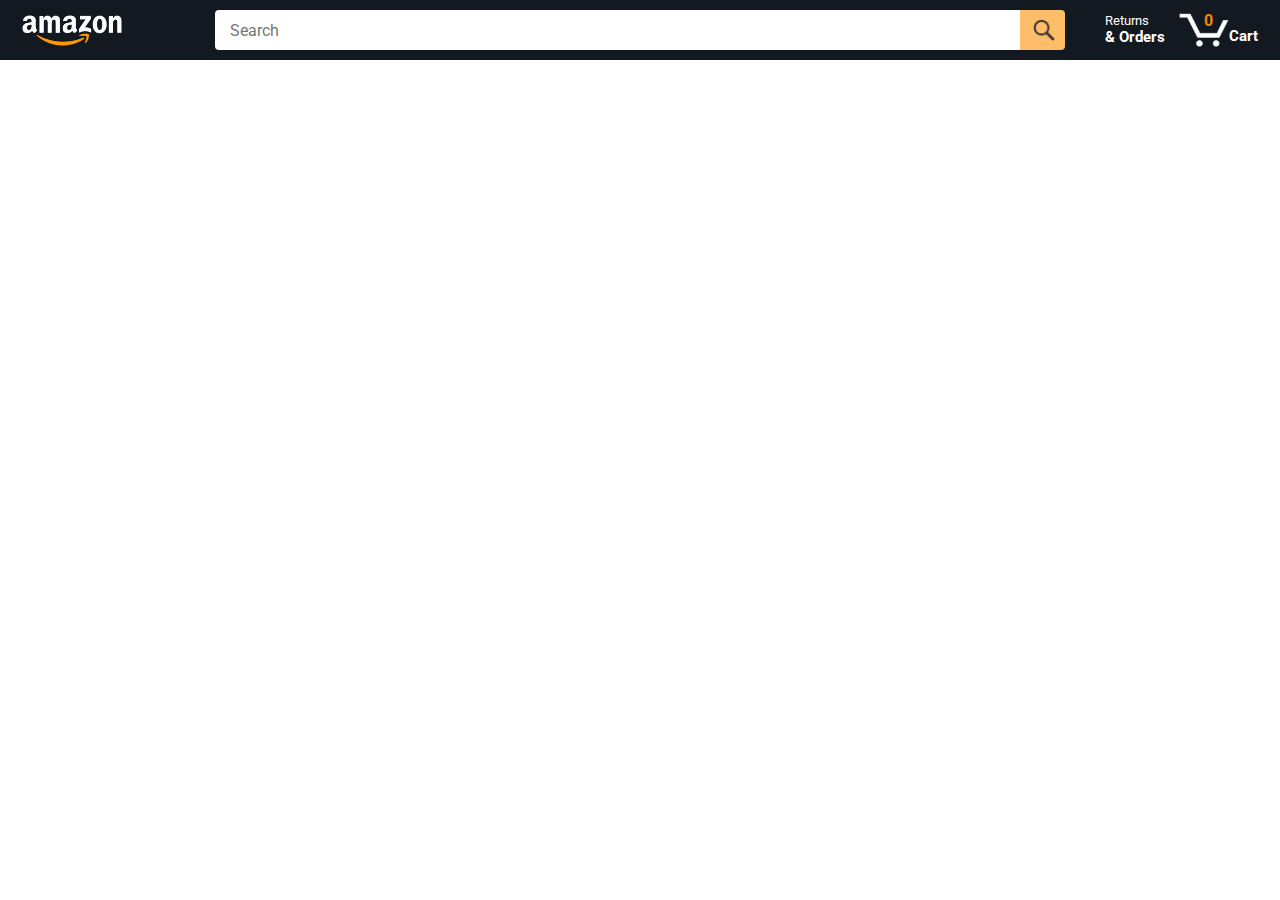
<file: amazon.html>
<!DOCTYPE html>
<html>
  <head>
    <title>Amazon Project</title>

    <!-- This code is needed for responsive design to work.
      (Responsive design = make the website look good on
      smaller screen sizes like a phone or a tablet). -->
    <meta name="viewport" content="width=device-width, initial-scale=1" />

    <!-- Load a font called Roboto from Google Fonts. -->
    <link rel="preconnect" href="https://fonts.googleapis.com" />
    <link rel="preconnect" href="https://fonts.gstatic.com" crossorigin />
    <link
      href="https://fonts.googleapis.com/css2?family=Roboto:wght@400;500;700&display=swap"
      rel="stylesheet"
    />

    <!-- Here are the CSS files for this page. -->
    <link rel="stylesheet" href="styles/shared/general.css" />
    <link rel="stylesheet" href="styles/shared/amazon-header.css" />
    <link rel="stylesheet" href="styles/pages/amazon.css" />
  </head>
  <body>
    <div class="amazon-header">
      <div class="amazon-header-left-section">
        <a href="amazon.html" class="header-link">
          <img class="amazon-logo" src="images/amazon-logo-white.png" />
          <img
            class="amazon-mobile-logo"
            src="images/amazon-mobile-logo-white.png"
          />
        </a>
      </div>

      <div class="amazon-header-middle-section">
        <input class="search-bar" type="text" placeholder="Search" />

        <button class="search-button">
          <img class="search-icon" src="images/icons/search-icon.png" />
        </button>
      </div>

      <div class="amazon-header-right-section">
        <a class="orders-link header-link" href="orders.html">
          <span class="returns-text">Returns</span>
          <span class="orders-text">& Orders</span>
        </a>

        <a class="cart-link header-link" href="checkout.html">
          <img class="cart-icon" src="images/icons/cart-icon.png" />
          <div class="cart-quantity js-cart-quantity">0</div>
          <div class="cart-text">Cart</div>
        </a>
      </div>
    </div>

    <div class="main">
      <div class="products-grid js-products-grid"></div>
    </div>
    <script src="/data/cart.js"></script>
    <script src="/data/products.js"></script>
    <script src="/scripts/amazon.js"></script>
  </body>
</html>
</file>
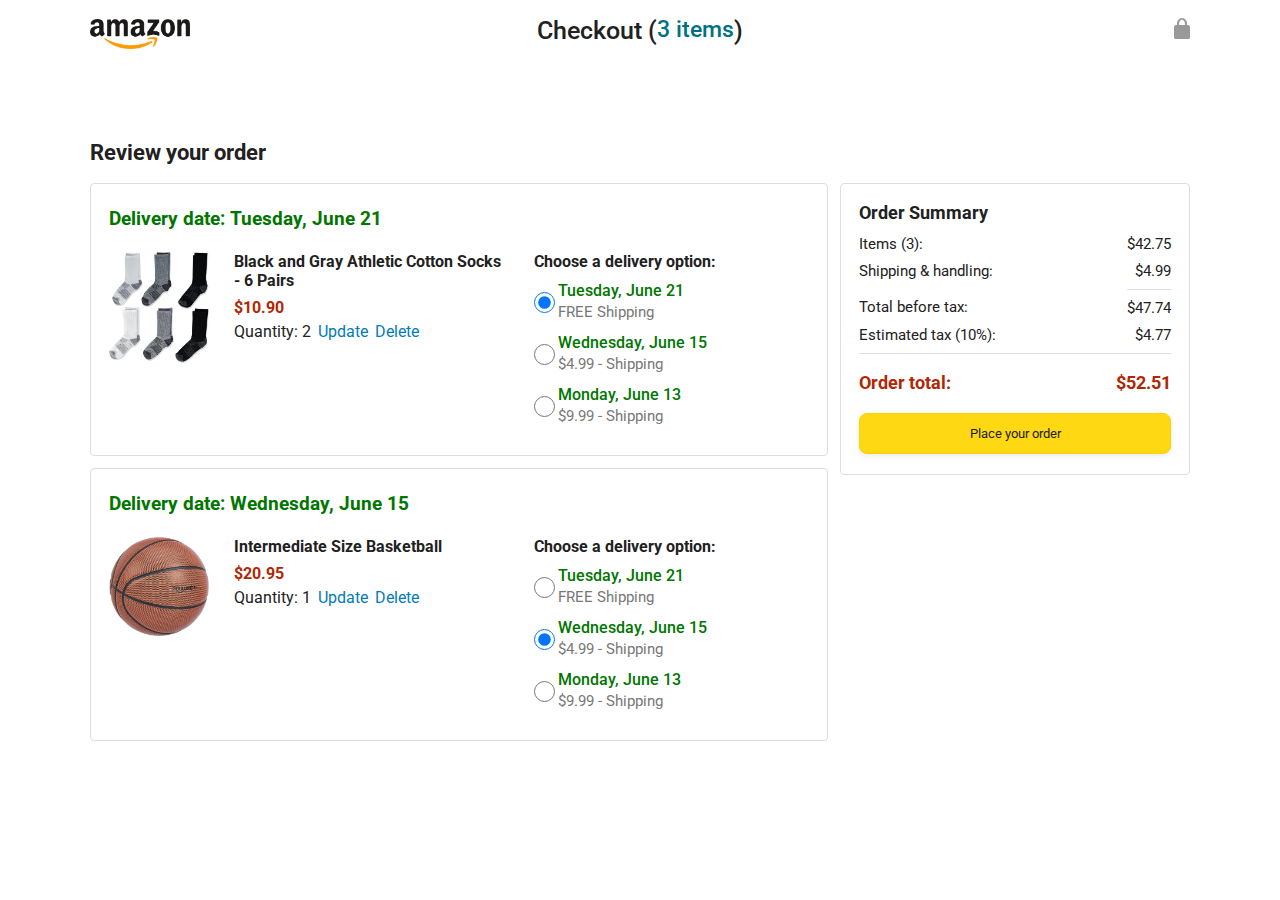
<file: checkout.html>
<!DOCTYPE html>
<html>
  <head>
    <title>Checkout</title>

    <!-- This code is needed for responsive design to work.
      (Responsive design = make the website look good on
      smaller screen sizes like a phone or a tablet). -->
    <meta name="viewport" content="width=device-width, initial-scale=1">

    <!-- Load a font called Roboto from Google Fonts. -->
    <link rel="preconnect" href="https://fonts.googleapis.com">
    <link rel="preconnect" href="https://fonts.gstatic.com" crossorigin>
    <link href="https://fonts.googleapis.com/css2?family=Roboto:wght@400;500;700&display=swap" rel="stylesheet">

    <!-- Here are the CSS files for this page. -->
    <link rel="stylesheet" href="styles/shared/general.css">
    <link rel="stylesheet" href="styles/pages/checkout/checkout-header.css">
    <link rel="stylesheet" href="styles/pages/checkout/checkout.css">
  </head>
  <body>
    <div class="checkout-header">
      <div class="header-content">
        <div class="checkout-header-left-section">
          <a href="amazon.html">
            <img class="amazon-logo" src="images/amazon-logo.png">
            <img class="amazon-mobile-logo" src="images/amazon-mobile-logo.png">
          </a>
        </div>

        <div class="checkout-header-middle-section">
          Checkout (<a class="return-to-home-link"
            href="amazon.html">3 items</a>)
        </div>

        <div class="checkout-header-right-section">
          <img src="images/icons/checkout-lock-icon.png">
        </div>
      </div>
    </div>

    <div class="main">
      <div class="page-title">Review your order</div>

      <div class="checkout-grid">
        <div class="order-summary">
          <div class="cart-item-container">
            <div class="delivery-date">
              Delivery date: Tuesday, June 21
            </div>

            <div class="cart-item-details-grid">
              <img class="product-image"
                src="images/products/athletic-cotton-socks-6-pairs.jpg">

              <div class="cart-item-details">
                <div class="product-name">
                  Black and Gray Athletic Cotton Socks - 6 Pairs
                </div>
                <div class="product-price">
                  $10.90
                </div>
                <div class="product-quantity">
                  <span>
                    Quantity: <span class="quantity-label">2</span>
                  </span>
                  <span class="update-quantity-link link-primary">
                    Update
                  </span>
                  <span class="delete-quantity-link link-primary">
                    Delete
                  </span>
                </div>
              </div>

              <div class="delivery-options">
                <div class="delivery-options-title">
                  Choose a delivery option:
                </div>
                <div class="delivery-option">
                  <input type="radio" checked
                    class="delivery-option-input"
                    name="delivery-option-1">
                  <div>
                    <div class="delivery-option-date">
                      Tuesday, June 21
                    </div>
                    <div class="delivery-option-price">
                      FREE Shipping
                    </div>
                  </div>
                </div>
                <div class="delivery-option">
                  <input type="radio"
                    class="delivery-option-input"
                    name="delivery-option-1">
                  <div>
                    <div class="delivery-option-date">
                      Wednesday, June 15
                    </div>
                    <div class="delivery-option-price">
                      $4.99 - Shipping
                    </div>
                  </div>
                </div>
                <div class="delivery-option">
                  <input type="radio"
                    class="delivery-option-input"
                    name="delivery-option-1">
                  <div>
                    <div class="delivery-option-date">
                      Monday, June 13
                    </div>
                    <div class="delivery-option-price">
                      $9.99 - Shipping
                    </div>
                  </div>
                </div>
              </div>
            </div>
          </div>

          <div class="cart-item-container">
            <div class="delivery-date">
              Delivery date: Wednesday, June 15
            </div>

            <div class="cart-item-details-grid">
              <img class="product-image"
                src="images/products/intermediate-composite-basketball.jpg">

              <div class="cart-item-details">
                <div class="product-name">
                  Intermediate Size Basketball
                </div>
                <div class="product-price">
                  $20.95
                </div>
                <div class="product-quantity">
                  <span>
                    Quantity: <span class="quantity-label">1</span>
                  </span>
                  <span class="update-quantity-link link-primary">
                    Update
                  </span>
                  <span class="delete-quantity-link link-primary">
                    Delete
                  </span>
                </div>
              </div>

              <div class="delivery-options">
                <div class="delivery-options-title">
                  Choose a delivery option:
                </div>

                <div class="delivery-option">
                  <input type="radio" class="delivery-option-input"
                    name="delivery-option-2">
                  <div>
                    <div class="delivery-option-date">
                      Tuesday, June 21
                    </div>
                    <div class="delivery-option-price">
                      FREE Shipping
                    </div>
                  </div>
                </div>
                <div class="delivery-option">
                  <input type="radio" checked class="delivery-option-input"
                    name="delivery-option-2">
                  <div>
                    <div class="delivery-option-date">
                      Wednesday, June 15
                    </div>
                    <div class="delivery-option-price">
                      $4.99 - Shipping
                    </div>
                  </div>
                </div>
                <div class="delivery-option">
                  <input type="radio" class="delivery-option-input"
                    name="delivery-option-2">
                  <div>
                    <div class="delivery-option-date">
                      Monday, June 13
                    </div>
                    <div class="delivery-option-price">
                      $9.99 - Shipping
                    </div>
                  </div>
                </div>
              </div>
            </div>
          </div>
        </div>

        <div class="payment-summary">
          <div class="payment-summary-title">
            Order Summary
          </div>

          <div class="payment-summary-row">
            <div>Items (3):</div>
            <div class="payment-summary-money">$42.75</div>
          </div>

          <div class="payment-summary-row">
            <div>Shipping &amp; handling:</div>
            <div class="payment-summary-money">$4.99</div>
          </div>

          <div class="payment-summary-row subtotal-row">
            <div>Total before tax:</div>
            <div class="payment-summary-money">$47.74</div>
          </div>

          <div class="payment-summary-row">
            <div>Estimated tax (10%):</div>
            <div class="payment-summary-money">$4.77</div>
          </div>

          <div class="payment-summary-row total-row">
            <div>Order total:</div>
            <div class="payment-summary-money">$52.51</div>
          </div>

          <button class="place-order-button button-primary">
            Place your order
          </button>
        </div>
      </div>
    </div>
  </body>
</html>
</file>
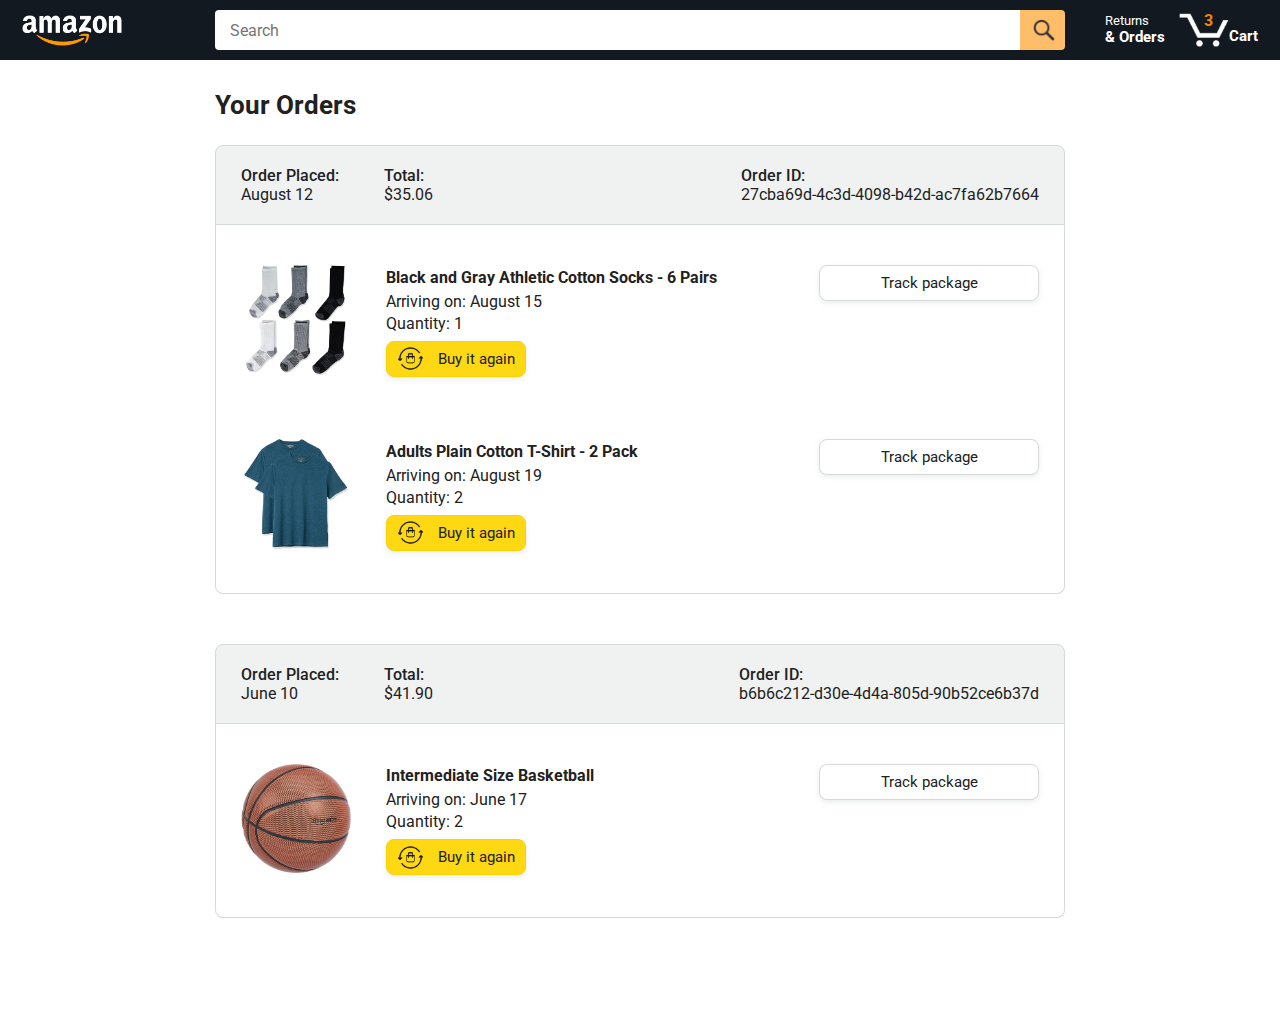
<file: orders.html>
<!DOCTYPE html>
<html>
  <head>
    <title>Orders</title>

    <!-- This code is needed for responsive design to work.
      (Responsive design = make the website look good on
      smaller screen sizes like a phone or a tablet). -->
    <meta name="viewport" content="width=device-width, initial-scale=1">

    <!-- Load a font called Roboto from Google Fonts. -->
    <link rel="preconnect" href="https://fonts.googleapis.com">
    <link rel="preconnect" href="https://fonts.gstatic.com" crossorigin>
    <link href="https://fonts.googleapis.com/css2?family=Roboto:wght@400;500;700&display=swap" rel="stylesheet">

    <!-- Here are the CSS files for this page. -->
    <link rel="stylesheet" href="styles/shared/general.css">
    <link rel="stylesheet" href="styles/shared/amazon-header.css">
    <link rel="stylesheet" href="styles/pages/orders.css">
  </head>
  <body>
    <div class="amazon-header">
      <div class="amazon-header-left-section">
        <a href="amazon.html" class="header-link">
          <img class="amazon-logo"
            src="images/amazon-logo-white.png">
          <img class="amazon-mobile-logo"
            src="images/amazon-mobile-logo-white.png">
        </a>
      </div>

      <div class="amazon-header-middle-section">
        <input class="search-bar" type="text" placeholder="Search">

        <button class="search-button">
          <img class="search-icon" src="images/icons/search-icon.png">
        </button>
      </div>

      <div class="amazon-header-right-section">
        <a class="orders-link header-link" href="orders.html">
          <span class="returns-text">Returns</span>
          <span class="orders-text">& Orders</span>
        </a>

        <a class="cart-link header-link" href="checkout.html">
          <img class="cart-icon" src="images/icons/cart-icon.png">
          <div class="cart-quantity">3</div>
          <div class="cart-text">Cart</div>
        </a>
      </div>
    </div>

    <div class="main">
      <div class="page-title">Your Orders</div>

      <div class="orders-grid">
        <div class="order-container">
          
          <div class="order-header">
            <div class="order-header-left-section">
              <div class="order-date">
                <div class="order-header-label">Order Placed:</div>
                <div>August 12</div>
              </div>
              <div class="order-total">
                <div class="order-header-label">Total:</div>
                <div>$35.06</div>
              </div>
            </div>

            <div class="order-header-right-section">
              <div class="order-header-label">Order ID:</div>
              <div>27cba69d-4c3d-4098-b42d-ac7fa62b7664</div>
            </div>
          </div>

          <div class="order-details-grid">
            <div class="product-image-container">
              <img src="images/products/athletic-cotton-socks-6-pairs.jpg">
            </div>

            <div class="product-details">
              <div class="product-name">
                Black and Gray Athletic Cotton Socks - 6 Pairs
              </div>
              <div class="product-delivery-date">
                Arriving on: August 15
              </div>
              <div class="product-quantity">
                Quantity: 1
              </div>
              <button class="buy-again-button button-primary">
                <img class="buy-again-icon" src="images/icons/buy-again.png">
                <span class="buy-again-message">Buy it again</span>
              </button>
            </div>

            <div class="product-actions">
              <a href="tracking.html">
                <button class="track-package-button button-secondary">
                  Track package
                </button>
              </a>
            </div>

            <div class="product-image-container">
              <img src="images/products/adults-plain-cotton-tshirt-2-pack-teal.jpg">
            </div>

            <div class="product-details">
              <div class="product-name">
                Adults Plain Cotton T-Shirt - 2 Pack
              </div>
              <div class="product-delivery-date">
                Arriving on: August 19
              </div>
              <div class="product-quantity">
                Quantity: 2
              </div>
              <button class="buy-again-button button-primary">
                <img class="buy-again-icon" src="images/icons/buy-again.png">
                <span class="buy-again-message">Buy it again</span>
              </button>
            </div>

            <div class="product-actions">
              <a href="tracking.html">
                <button class="track-package-button button-secondary">
                  Track package
                </button>
              </a>
            </div>
          </div>
        </div>

        <div class="order-container">

          <div class="order-header">
            <div class="order-header-left-section">
              <div class="order-date">
                <div class="order-header-label">Order Placed:</div>
                <div>June 10</div>
              </div>
              <div class="order-total">
                <div class="order-header-label">Total:</div>
                <div>$41.90</div>
              </div>
            </div>

            <div class="order-header-right-section">
              <div class="order-header-label">Order ID:</div>
              <div>b6b6c212-d30e-4d4a-805d-90b52ce6b37d</div>
            </div>
          </div>

          <div class="order-details-grid">
            <div class="product-image-container">
              <img src="images/products/intermediate-composite-basketball.jpg">
            </div>

            <div class="product-details">
              <div class="product-name">
                Intermediate Size Basketball
              </div>
              <div class="product-delivery-date">
                Arriving on: June 17
              </div>
              <div class="product-quantity">
                Quantity: 2
              </div>
              <button class="buy-again-button button-primary">
                <img class="buy-again-icon" src="images/icons/buy-again.png">
                <span class="buy-again-message">Buy it again</span>
              </button>
            </div>

            <div class="product-actions">
              <a href="tracking.html">
                <button class="track-package-button button-secondary">
                  Track package
                </button>
              </a>
            </div>
          </div>
        </div>
      </div>
    </div>
  </body>
</html>
</file>
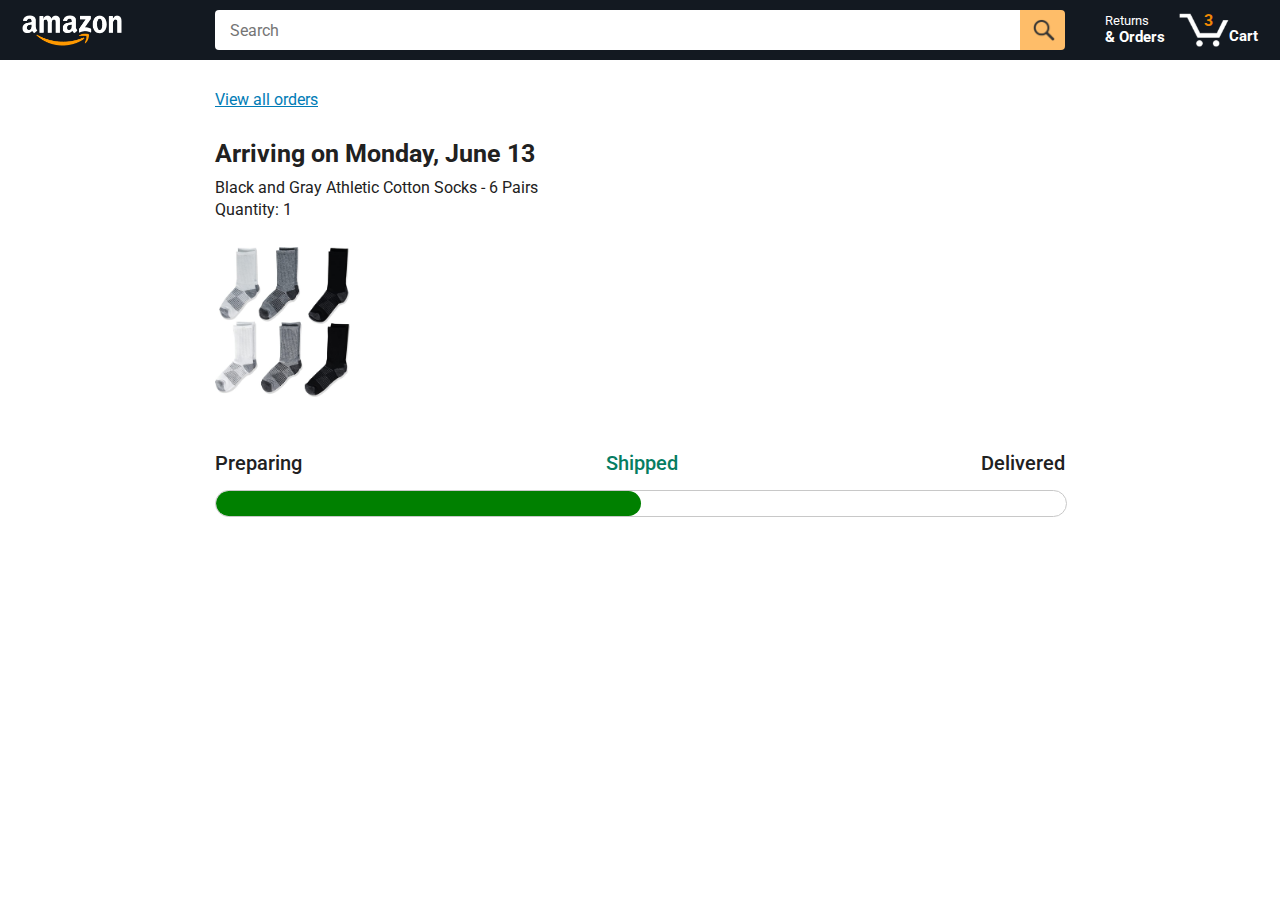
<file: tracking.html>
<!DOCTYPE html>
<html>
  <head>
    <title>Tracking</title>

    <!-- This code is needed for responsive design to work.
      (Responsive design = make the website look good on
      smaller screen sizes like a phone or a tablet). -->
    <meta name="viewport" content="width=device-width, initial-scale=1">

    <!-- Load a font called Roboto from Google Fonts. -->
    <link rel="preconnect" href="https://fonts.googleapis.com">
    <link rel="preconnect" href="https://fonts.gstatic.com" crossorigin>
    <link href="https://fonts.googleapis.com/css2?family=Roboto:wght@400;500;700&display=swap" rel="stylesheet">

    <!-- Here are the CSS files for this page. -->
    <link rel="stylesheet" href="styles/shared/general.css">
    <link rel="stylesheet" href="styles/shared/amazon-header.css">
    <link rel="stylesheet" href="styles/pages/tracking.css">
  </head>
  <body>
    <div class="amazon-header">
      <div class="amazon-header-left-section">
        <a href="amazon.html" class="header-link">
          <img class="amazon-logo"
            src="images/amazon-logo-white.png">
          <img class="amazon-mobile-logo"
            src="images/amazon-mobile-logo-white.png">
        </a>
      </div>

      <div class="amazon-header-middle-section">
        <input class="search-bar" type="text" placeholder="Search">

        <button class="search-button">
          <img class="search-icon" src="images/icons/search-icon.png">
        </button>
      </div>

      <div class="amazon-header-right-section">
        <a class="orders-link header-link" href="orders.html">
          <span class="returns-text">Returns</span>
          <span class="orders-text">& Orders</span>
        </a>

        <a class="cart-link header-link" href="checkout.html">
          <img class="cart-icon" src="images/icons/cart-icon.png">
          <div class="cart-quantity">3</div>
          <div class="cart-text">Cart</div>
        </a>
      </div>
    </div>

    <div class="main">
      <div class="order-tracking">
        <a class="back-to-orders-link link-primary" href="orders.html">
          View all orders
        </a>

        <div class="delivery-date">
          Arriving on Monday, June 13
        </div>

        <div class="product-info">
          Black and Gray Athletic Cotton Socks - 6 Pairs
        </div>

        <div class="product-info">
          Quantity: 1
        </div>

        <img class="product-image" src="images/products/athletic-cotton-socks-6-pairs.jpg">

        <div class="progress-labels-container">
          <div class="progress-label">
            Preparing
          </div>
          <div class="progress-label current-status">
            Shipped
          </div>
          <div class="progress-label">
            Delivered
          </div>
        </div>

        <div class="progress-bar-container">
          <div class="progress-bar"></div>
        </div>
      </div>
    </div>
  </body>
</html>
</file>
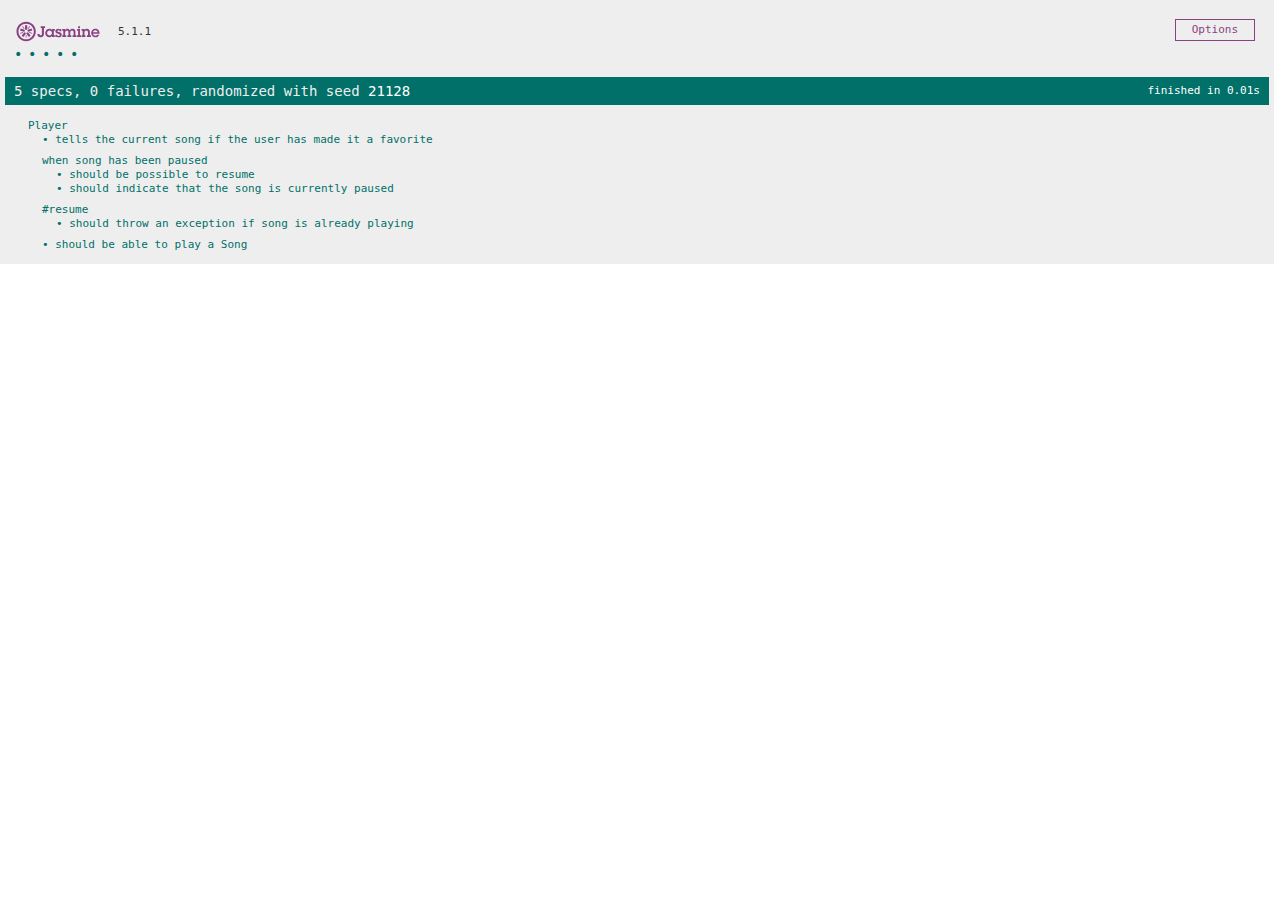
<file: tests-jasmine/SpecRunner.html>
<!DOCTYPE html>
<html>
<head>
  <meta charset="utf-8">
  <title>Jasmine Spec Runner v5.1.1</title>

  <link rel="shortcut icon" type="image/png" href="lib/jasmine-5.1.1/jasmine_favicon.png">
  <link rel="stylesheet" href="lib/jasmine-5.1.1/jasmine.css">

  <script src="lib/jasmine-5.1.1/jasmine.js"></script>
  <script src="lib/jasmine-5.1.1/jasmine-html.js"></script>
  <script src="lib/jasmine-5.1.1/boot0.js"></script>
  <!-- optional: include a file here that configures the Jasmine env -->
  <script src="lib/jasmine-5.1.1/boot1.js"></script>

  <!-- include source files here... -->
  <script src="src/Player.js"></script>
  <script src="src/Song.js"></script>

  <!-- include spec files here... -->
  <script src="spec/SpecHelper.js"></script>
  <script src="spec/PlayerSpec.js"></script>

</head>

<body>
</body>
</html>
</file>
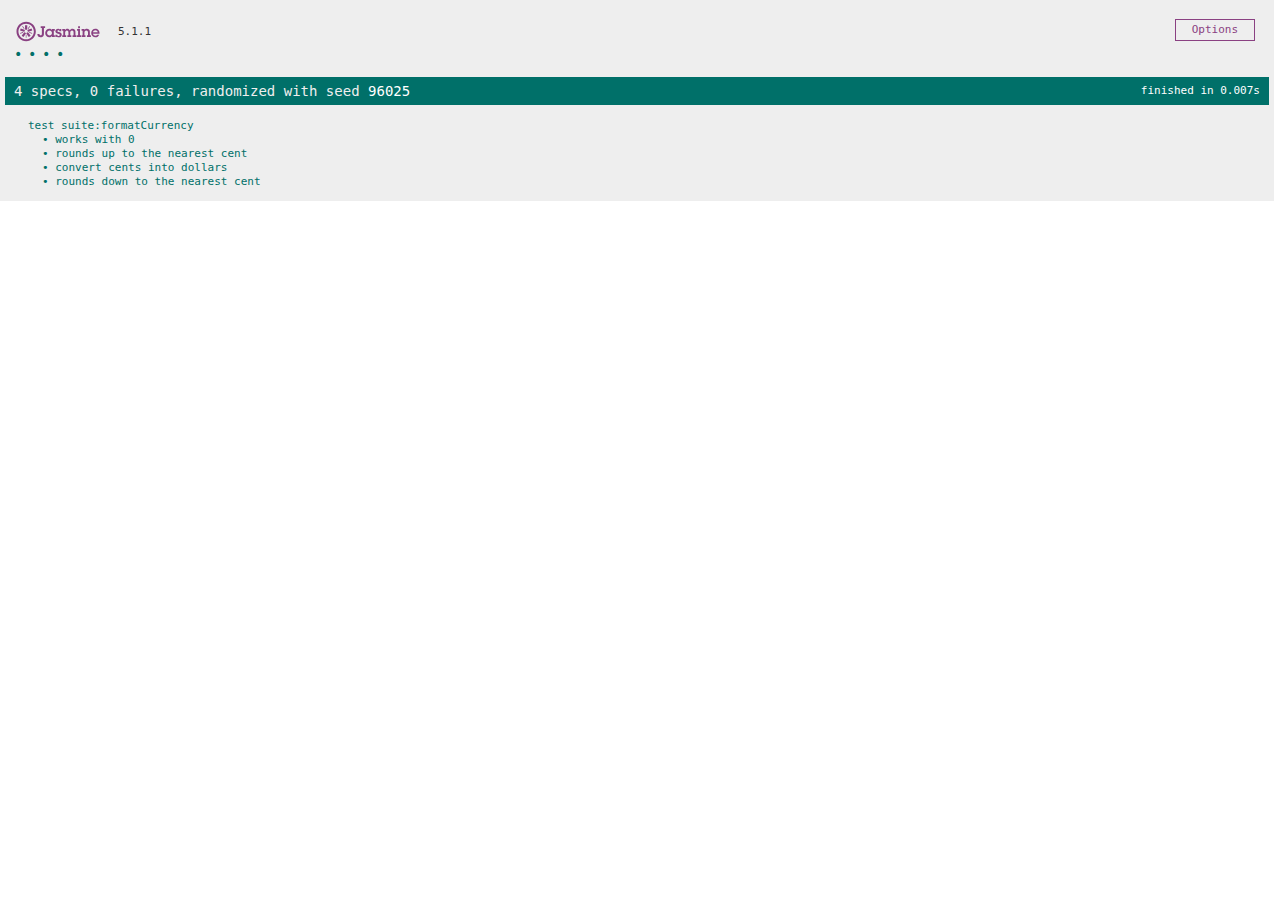
<file: tests-jasmine/tests.html>
<!DOCTYPE html>
<html>
  <head>
    <meta charset="utf-8" />
    <title>Jasmine Spec Runner v5.1.1</title>

    <link
      rel="shortcut icon"
      type="image/png"
      href="lib/jasmine-5.1.1/jasmine_favicon.png"
    />
    <link rel="stylesheet" href="lib/jasmine-5.1.1/jasmine.css" />

    <script src="lib/jasmine-5.1.1/jasmine.js"></script>
    <script src="lib/jasmine-5.1.1/jasmine-html.js"></script>
    <script src="lib/jasmine-5.1.1/boot0.js"></script>
    <!-- optional: include a file here that configures the Jasmine env -->
    <script src="lib/jasmine-5.1.1/boot1.js"></script>

    <script src="moneyTest.js" type="module"></script>
  </head>

  <body></body>
</html>
</file>
<file: styles/shared/general.css>
body {
  font-family: Roboto, Arial;
  color: rgb(33, 33, 33);
  /* The <body> element has a default margin of 8px
     on all sides. This removes the default margins. */
  margin: 0;
}

/* <p> elements have a default margin on the top
   and bottom. This removes the default margins. */
p {
  margin: 0;
}

button {
  cursor: pointer;
}

select {
  cursor: pointer;
}

input, select, button {
  font-family: Roboto, Arial;
}

.button-primary {
  color: rgb(33, 33, 33);
  background-color: rgb(255, 216, 20);
  border: 1px solid rgb(252, 210, 0);
  border-radius: 8px;
  cursor: pointer;
  box-shadow: 0 2px 5px rgba(213, 217, 217, 0.5);
}

.button-primary:hover {
  background-color: rgb(247, 202, 0);
  border: 1px solid rgb(242, 194, 0);
}

.button-primary:active {
  background: rgb(255, 216, 20);
  border-color: rgb(252, 210, 0);
  box-shadow: none;
}

.button-secondary {
  color: rgb(33, 33, 33);
  background: white;
  border: 1px solid rgb(213, 217, 217);
  border-radius: 8px;
  cursor: pointer;
  box-shadow: 0 2px 5px rgba(213, 217, 217, 0.5);
}

.button-secondary:hover {
  background-color: rgb(247, 250, 250);
}

.button-secondary:active {
  background-color: rgb(237, 253, 255);
  box-shadow: none;
}

/* These styles will limit text to 2 lines. Anything
   beyond 2 lines will be replaced with "..."
   You can find this code by using an A.I. tool or by
   searching in Google.
   https://css-tricks.com/almanac/properties/l/line-clamp/ */
.limit-text-to-2-lines {
  display: -webkit-box;
  -webkit-line-clamp: 2;
  -webkit-box-orient: vertical;
  overflow: hidden;
}

.link-primary {
  color: rgb(1, 124, 182);
  cursor: pointer;
}

.link-primary:hover {
  color: rgb(196, 80, 0);
}

/* Styles for dropdown selectors. */
select {
  color: rgb(33, 33, 33);
  background-color: rgb(240, 240, 240);
  border: 1px solid rgb(213, 217, 217);
  border-radius: 8px;
  padding: 3px 5px;
  font-size: 15px;
  cursor: pointer;
  box-shadow: 0 2px 5px rgba(213, 217, 217, 0.5);
}

select:focus,
input:focus {
  outline: 2px solid rgb(255, 153, 0);
}
</file>
<file: styles/shared/amazon-header.css>
.amazon-header {
  background-color: rgb(19, 25, 33);
  color: white;
  padding-left: 15px;
  padding-right: 15px;

  display: flex;
  align-items: center;
  justify-content: space-between;

  position: fixed;
  top: 0;
  left: 0;
  right: 0;
  height: 60px;
}

.amazon-header-left-section {
  width: 180px;
}

@media (max-width: 800px) {
  .amazon-header-left-section {
    width: unset;
  }
}

.header-link {
  display: inline-block;
  padding: 6px;
  border-radius: 2px;
  cursor: pointer;
  text-decoration: none;
  border: 1px solid rgba(0, 0, 0, 0);
}

.header-link:hover {
  border: 1px solid white;
}

.amazon-logo {
  width: 100px;
  margin-top: 5px;
}

.amazon-mobile-logo {
  display: none;
}

@media (max-width: 575px) {
  .amazon-logo {
    display: none;
  }

  .amazon-mobile-logo {
    display: block;
    height: 35px;
    margin-top: 5px;
  }
}

.amazon-header-middle-section {
  flex: 1;
  max-width: 850px;
  margin-left: 10px;
  margin-right: 10px;
  display: flex;
}

.search-bar {
  flex: 1;
  width: 0;
  font-size: 16px;
  height: 38px;
  padding-left: 15px;
  border: none;
  border-top-left-radius: 4px;
  border-bottom-left-radius: 4px;
  border-top-right-radius: 0;
  border-bottom-right-radius: 0;
}

.search-button {
  background-color: rgb(254, 189, 105);
  border: none;
  width: 45px;
  height: 40px;
  border-top-right-radius: 4px;
  border-bottom-right-radius: 4px;
  flex-shrink: 0;
}

.search-icon {
  height: 22px;
  margin-left: 2px;
  margin-top: 3px;
}

.amazon-header-right-section {
  width: 180px;
  flex-shrink: 0;
  display: flex;
  justify-content: end;
}

.orders-link {
  color: white;
}

.returns-text {
  display: block;
  font-size: 13px;
}

.orders-text {
  display: block;
  font-size: 15px;
  font-weight: 700;
}

.cart-link {
  color: white;
  display: flex;
  align-items: center;
  position: relative;
}

.cart-icon {
  width: 50px;
}

.cart-text {
  margin-top: 12px;
  font-size: 15px;
  font-weight: 700;
}

.cart-quantity {
  color: rgb(240, 136, 4);
  font-size: 16px;
  font-weight: 700;

  position: absolute;
  top: 4px;
  left: 22px;
  
  width: 26px;
  text-align: center;
}
</file>
<file: styles/pages/amazon.css>
.main {
  margin-top: 60px;
}

.products-grid {
  display: grid;

  /* - In CSS Grid, 1fr means a column will take up the
       remaining space in the grid.
     - If we write 1fr 1fr ... 1fr; 8 times, this will
       divide the grid into 8 columns, each taking up an
       equal amount of the space.
     - repeat(8, 1fr); is a shortcut for repeating "1fr"
       8 times (instead of typing out "1fr" 8 times).
       repeat(...) is a special property that works with
       display: grid; */
  grid-template-columns: repeat(8, 1fr);
}

/* @media is used to create responsive design (making the
   website look good on any screen size). This @media
   means when the screen width is 2000px or less, we
   will divide the grid into 7 columns instead of 8. */
@media (max-width: 2000px) {
  .products-grid {
    grid-template-columns: repeat(7, 1fr);
  }
}

/* This @media means when the screen width is 1600px or
   less, we will divide the grid into 6 columns. */
@media (max-width: 1600px) {
  .products-grid {
    grid-template-columns: repeat(6, 1fr);
  }
}

@media (max-width: 1300px) {
  .products-grid {
    grid-template-columns: repeat(5, 1fr);
  }
}

@media (max-width: 1000px) {
  .products-grid {
    grid-template-columns: repeat(4, 1fr);
  }
}

@media (max-width: 800px) {
  .products-grid {
    grid-template-columns: repeat(3, 1fr);
  }
}

@media (max-width: 575px) {
  .products-grid {
    grid-template-columns: repeat(2, 1fr);
  }
}

@media (max-width: 450px) {
  .products-grid {
    grid-template-columns: 1fr;
  }
}

.product-container {
  padding-top: 40px;
  padding-bottom: 25px;
  padding-left: 25px;
  padding-right: 25px;

  border-right: 1px solid rgb(231, 231, 231);
  border-bottom: 1px solid rgb(231, 231, 231);

  display: flex;
  flex-direction: column;
}

.product-image-container {
  display: flex;
  justify-content: center;
  align-items: center;

  height: 180px;
  margin-bottom: 20px;
}

.product-image {
  /* Images will overflow their container by default. To
    prevent this, we set max-width and max-height to 100%
    so they stay inside their container. */
  max-width: 100%;
  max-height: 100%;
}

.product-name {
  height: 40px;
  margin-bottom: 5px;
}

.product-rating-container {
  display: flex;
  align-items: center;
  margin-bottom: 10px;
}

.product-rating-stars {
  width: 100px;
  margin-right: 6px;
}

.product-rating-count {
  color: rgb(1, 124, 182);
  cursor: pointer;
  margin-top: 3px;
}

.product-price {
  font-weight: 700;
  margin-bottom: 10px;
}

.product-quantity-container {
  margin-bottom: 17px;
}

.product-spacer {
  flex: 1;
}

.added-to-cart {
  color: rgb(6, 125, 98);
  font-size: 16px;

  display: flex;
  align-items: center;
  margin-bottom: 8px;

  /* At first, the "Added to cart" message will
     be invisible. Use JavaScript to change the
     opacity and make it visible. */
  opacity: 0;
}

.added-to-cart img {
  height: 20px;
  margin-right: 5px;
}

.add-to-cart-button {
  width: 100%;
  padding: 8px;
  border-radius: 50px;
}
</file>
<file: styles/pages/checkout/checkout-header.css>
.checkout-header {
  height: 60px;
  padding-left: 30px;
  padding-right: 30px;
  background-color: white;

  display: flex;
  justify-content: center;

  position: fixed;
  top: 0;
  left: 0;
  right: 0;
  z-index: 1000;
}

.header-content {
  width: 100%;
  max-width: 1100px;

  display: flex;
  align-items: center;
}

.checkout-header-left-section {
  width: 150px;
}

.amazon-logo {
  width: 100px;
  margin-top: 12px;
}

.amazon-mobile-logo {
  display: none;
}

/* @media is used to create responsive design (making the
   website look good on any screen size). This @media
   means when the screen width is 575px or less, different
   styles (inside the {...}) will be applied. */
@media (max-width: 575px) {
  .checkout-header-left-section {
    width: auto;
  }

  .amazon-logo {
    display: none;
  }

  .amazon-mobile-logo {
    display: inline-block;
    height: 35px;
    margin-top: 5px;
  }
}

.checkout-header-middle-section {
  flex: 1;
  flex-shrink: 0;
  text-align: center;

  font-size: 25px;
  font-weight: 500;

  display: flex;
  justify-content: center;
}

.return-to-home-link {
  color: rgb(0, 113, 133);
  font-size: 23px;
  text-decoration: none;
  cursor: pointer;
}

@media (max-width: 1000px) {
  .checkout-header-middle-section {
    font-size: 20px;
    margin-right: 60px;
  }

  .return-to-home-link {
    font-size: 18px;
  }
}

@media (max-width: 575px) {
  .checkout-header-middle-section {
    margin-right: 5px;
  }
}

.checkout-header-right-section {
  text-align: right;
  width: 150px;
}

@media (max-width: 1000px) {
  .checkout-header-right-section {
    width: auto;
  }
}
</file>
<file: styles/pages/checkout/checkout.css>
.main {
  max-width: 1100px;
  padding-left: 30px;
  padding-right: 30px;

  margin-top: 140px;
  margin-bottom: 100px;

  /* margin-left: auto;
     margin-right auto;
     Is a trick for centering an element horizontally
     without needing a container. */
  margin-left: auto;
  margin-right: auto;
}

.page-title {
  font-weight: 700;
  font-size: 22px;
  margin-bottom: 18px;
}

.checkout-grid {
  display: grid;
  /* Here, 1fr means the first column will take
     up the remaining space in the grid. */
  grid-template-columns: 1fr 350px;
  column-gap: 12px;

  /* Use align-items: start; to prevent the elements
     in the grid from stretching vertically. */
  align-items: start;
}

@media (max-width: 1000px) {
  .main {
    max-width: 500px;
  }

  .checkout-grid {
    grid-template-columns: 1fr;
  }
}

.cart-item-container,
.payment-summary {
  border: 1px solid rgb(222, 222, 222);
  border-radius: 4px;
  padding: 18px;
}

.cart-item-container {
  margin-bottom: 12px;
}

.payment-summary {
  padding-bottom: 5px;
}

@media (max-width: 1000px) {
  .payment-summary {
    /* grid-row: 1 means this element will be placed into row
      1 in the grid. (Normally, the row that an element is
      placed in is determined by the order of the elements in
      the HTML. grid-row overrides this default ordering). */
    grid-row: 1;
    margin-bottom: 12px;
  }
}

.delivery-date {
  color: rgb(0, 118, 0);
  font-weight: 700;
  font-size: 19px;
  margin-top: 5px;
  margin-bottom: 22px;
}

.cart-item-details-grid {
  display: grid;
  /* 100px 1fr 1fr; means the 2nd and 3rd column will
     take up half the remaining space in the grid
     (they will divide up the remaining space evenly). */
  grid-template-columns: 100px 1fr 1fr;
  column-gap: 25px;
}

@media (max-width: 1000px) {
  .cart-item-details-grid {
    grid-template-columns: 100px 1fr;
    row-gap: 30px;
  }
}

.product-image {
  max-width: 100%;
  max-height: 120px;

  /* margin-left: auto;
     margin-right auto;
     Is a trick for centering an element horizontally
     without needing a container. */
  margin-left: auto;
  margin-right: auto;
}

.product-name {
  font-weight: 700;
  margin-bottom: 8px;
}

.product-price {
  color: rgb(177, 39, 4);
  font-weight: 700;
  margin-bottom: 5px;
}

.product-quantity .link-primary {
  margin-left: 3px;
}

@media (max-width: 1000px) {
  .delivery-options {
    /* grid-column: 1 means this element will be placed
       in column 1 in the grid. (Normally, the column that
       an element is placed in is determined by the order
       of the elements in the HTML. grid-column overrides
       this default ordering).
       
       / span 2 means this element will take up 2 columns
       in the grid (Normally, each element takes up 1
       column in the grid). */
    grid-column: 1 / span 2;
  }
}

.delivery-options-title {
  font-weight: 700;
  margin-bottom: 10px;
}

.delivery-option {
  display: grid;
  grid-template-columns: 24px 1fr;
  margin-bottom: 12px;
  cursor: pointer;
}

.delivery-option-input {
  margin-left: 0px;
  cursor: pointer;
}

.delivery-option-date {
  color: rgb(0, 118, 0);
  font-weight: 500;
  margin-bottom: 3px;
}

.delivery-option-price {
  color: rgb(120, 120, 120);
  font-size: 15px;
}

.payment-summary-title {
  font-weight: 700;
  font-size: 18px;
  margin-bottom: 12px;
}

.payment-summary-row {
  display: grid;
  /* 1fr auto; means the width of the 2nd column will be
     determined by the elements inside the column (auto).
     The 1st column will take up the remaining space. */
  grid-template-columns: 1fr auto;

  font-size: 15px;
  margin-bottom: 9px;
}

.payment-summary-money {
  text-align: right;
}

.subtotal-row .payment-summary-money {
  border-top: 1px solid rgb(222, 222, 222);
}

.subtotal-row div {
  padding-top: 9px;
}

.total-row {
  color: rgb(177, 39, 4);
  font-weight: 700;
  font-size: 18px;

  border-top: 1px solid rgb(222, 222, 222);
  padding-top: 18px;
}

.place-order-button {
  width: 100%;
  padding-top: 12px;
  padding-bottom: 12px;
  border-radius: 8px;

  margin-top: 11px;
  margin-bottom: 15px;
}
</file>
<file: styles/pages/orders.css>
.main {
  max-width: 850px;
  margin-top: 90px;
  margin-bottom: 100px;
  padding-left: 20px;
  padding-right: 20px;

  /* margin-left: auto;
     margin-right auto;
     Is a trick for centering an element horizontally
     without needing a container. */
  margin-left: auto;
  margin-right: auto;
}

.page-title {
  font-weight: 700;
  font-size: 26px;
  margin-bottom: 25px;
}

.orders-grid {
  display: grid;
  grid-template-columns: 1fr;
  row-gap: 50px;
}

.order-header {
  background-color: rgb(240, 242, 242);
  border: 1px solid rgb(213, 217, 217);

  display: flex;
  align-items: center;
  justify-content: space-between;

  padding: 20px 25px;
  border-top-left-radius: 8px;
  border-top-right-radius: 8px;
}

.order-header-left-section {
  display: flex;
  flex-shrink: 0;
}

.order-header-label {
  font-weight: 500;
}

.order-date,
.order-total {
  margin-right: 45px;
}

.order-header-right-section {
  flex-shrink: 1;
}

@media (max-width: 575px) {
  .order-header {
    flex-direction: column;
    align-items: start;
    line-height: 23px;
    padding: 15px;
  }

  .order-header-left-section {
    flex-direction: column;
  }

  .order-header-label {
    margin-right: 5px;
  }

  .order-date,
  .order-total {
    display: grid;
    grid-template-columns: auto 1fr;
    margin-right: 0;
  }

  .order-header-right-section {
    display: grid;
    grid-template-columns: auto 1fr;
  }
}

.order-details-grid {
  padding: 40px 25px;
  border: 1px solid rgb(213, 217, 217);
  border-top: none;
  border-bottom-left-radius: 8px;
  border-bottom-right-radius: 8px;

  display: grid;
  grid-template-columns: 110px 1fr 220px;
  column-gap: 35px;
  row-gap: 60px;
  align-items: center;
}

@media (max-width: 800px) {
  .order-details-grid {
    grid-template-columns: 110px 1fr;
    row-gap: 0;
    padding-bottom: 8px;
  }
}

@media (max-width: 450px) {
  .order-details-grid {
    grid-template-columns: 1fr;
  }
}

.product-image-container {
  text-align: center;
}

.product-image-container img {
  max-width: 110px;
  max-height: 110px;
}

.product-name {
  font-weight: 700;
  margin-bottom: 5px;
}

.product-delivery-date {
  margin-bottom: 3px;
}

.product-quantity {
  margin-bottom: 8px;
}

.buy-again-button {
  font-size: 15px;
  width: 140px;
  height: 36px;
  border-radius: 8px;

  display: flex;
  align-items: center;
  justify-content: center;
}

.buy-again-icon {
  width: 25px;
  margin-right: 15px;
}

.product-actions {
  align-self: start;
}

.track-package-button {
  width: 100%;
  font-size: 15px;
  padding: 8px;
}

@media (max-width: 800px) {
  .buy-again-button {
    margin-bottom: 10px;
  }

  .product-actions {
    /* grid-column: 2 means this element will be placed
       in column 2 in the grid. (Normally, the column that
       an element is placed in is determined by the order
       of the elements in the HTML. grid-column overrides
       this default ordering). */
    grid-column: 2;
    margin-bottom: 30px;
  }

  .track-package-button {
    width: 140px;
  }
}

@media (max-width: 450px) {
  .product-image-container {
    text-align: center;
    margin-bottom: 25px;
  }

  .product-image-container img {
    max-width: 150px;
    max-height: 150px;
  }

  .product-name {
    margin-bottom: 10px;
  }

  .product-quantity {
    margin-bottom: 15px;
  }

  .buy-again-button {
    width: 100%;
    margin-bottom: 15px;
  }

  .product-actions {
    /* grid-column: auto; undos grid-column: 2; from above.
       This element will now be placed in its normal column
       in the grid. */
    grid-column: auto;
    margin-bottom: 70px;
  }

  .track-package-button {
    width: 100%;
    padding: 12px;
  }
}
</file>
<file: styles/pages/tracking.css>
.main {
  max-width: 850px;
  margin-top: 90px;
  margin-bottom: 100px;
  padding-left: 30px;
  padding-right: 30px;

  /* margin-left: auto;
     margin-right auto;
     Is a trick for centering an element horizontally
     without needing a container. */
  margin-left: auto;
  margin-right: auto;
}

.back-to-orders-link {
  display: inline-block;
  margin-bottom: 30px;
}

.delivery-date {
  font-size: 25px;
  font-weight: 700;
  margin-bottom: 10px;
}

.product-info {
  margin-bottom: 3px;
}

.product-image {
  max-width: 150px;
  max-height: 150px;
  margin-top: 25px;
  margin-bottom: 50px;
}

.progress-labels-container {
  display: flex;
  justify-content: space-between;
  font-size: 20px;
  font-weight: 500;
  margin-bottom: 15px;
}

.current-status {
  color: rgb(6, 125, 98);
}

@media (max-width: 575px) {
  .progress-labels-container {
    font-size: 16px;
  }
}

@media (max-width: 450px) {
  .progress-labels-container {
    flex-direction: column;
    margin-bottom: 5px;
  }

  .progress-label {
    margin-bottom: 3px;
  }
}

.progress-bar-container {
  height: 25px;
  width: 100%;

  border: 1px solid rgb(200, 200, 200);
  border-radius: 50px;
  overflow: hidden;
}

.progress-bar {
  height: 100%;
  background-color: green;
  border-radius: 50px;
  width: 50%;
}
</file>
<file: tests-jasmine/lib/jasmine-5.1.1/jasmine.css>
@charset "UTF-8";
body {
  overflow-y: scroll;
}

.jasmine_html-reporter {
  width: 100%;
  background-color: #eee;
  padding: 5px;
  margin: -8px;
  font-size: 11px;
  font-family: Monaco, "Lucida Console", monospace;
  line-height: 14px;
  color: #333;
}
.jasmine_html-reporter a {
  text-decoration: none;
}
.jasmine_html-reporter a:hover {
  text-decoration: underline;
}
.jasmine_html-reporter p, .jasmine_html-reporter h1, .jasmine_html-reporter h2, .jasmine_html-reporter h3, .jasmine_html-reporter h4, .jasmine_html-reporter h5, .jasmine_html-reporter h6 {
  margin: 0;
  line-height: 14px;
}
.jasmine_html-reporter .jasmine-banner,
.jasmine_html-reporter .jasmine-symbol-summary,
.jasmine_html-reporter .jasmine-summary,
.jasmine_html-reporter .jasmine-result-message,
.jasmine_html-reporter .jasmine-spec .jasmine-description,
.jasmine_html-reporter .jasmine-spec-detail .jasmine-description,
.jasmine_html-reporter .jasmine-alert .jasmine-bar,
.jasmine_html-reporter .jasmine-stack-trace {
  padding-left: 9px;
  padding-right: 9px;
}
.jasmine_html-reporter .jasmine-banner {
  position: relative;
}
.jasmine_html-reporter .jasmine-banner .jasmine-title {
  background: url("[data-uri]") no-repeat;
  background: url("[data-uri]") no-repeat, none;
  background-size: 100%;
  display: block;
  float: left;
  width: 90px;
  height: 25px;
}
.jasmine_html-reporter .jasmine-banner .jasmine-version {
  margin-left: 14px;
  position: relative;
  top: 6px;
}
.jasmine_html-reporter #jasmine_content {
  position: fixed;
  right: 100%;
}
.jasmine_html-reporter .jasmine-banner {
  margin-top: 14px;
}
.jasmine_html-reporter .jasmine-duration {
  color: #fff;
  float: right;
  line-height: 28px;
  padding-right: 9px;
}
.jasmine_html-reporter .jasmine-symbol-summary {
  overflow: hidden;
  margin: 14px 0;
}
.jasmine_html-reporter .jasmine-symbol-summary li {
  display: inline-block;
  height: 10px;
  width: 14px;
  font-size: 16px;
}
.jasmine_html-reporter .jasmine-symbol-summary li.jasmine-passed {
  font-size: 14px;
}
.jasmine_html-reporter .jasmine-symbol-summary li.jasmine-passed:before {
  color: #007069;
  content: "•";
}
.jasmine_html-reporter .jasmine-symbol-summary li.jasmine-failed {
  line-height: 9px;
}
.jasmine_html-reporter .jasmine-symbol-summary li.jasmine-failed:before {
  color: #ca3a11;
  content: "×";
  font-weight: bold;
  margin-left: -1px;
}
.jasmine_html-reporter .jasmine-symbol-summary li.jasmine-excluded {
  font-size: 14px;
}
.jasmine_html-reporter .jasmine-symbol-summary li.jasmine-excluded:before {
  color: #bababa;
  content: "•";
}
.jasmine_html-reporter .jasmine-symbol-summary li.jasmine-excluded-no-display {
  font-size: 14px;
  display: none;
}
.jasmine_html-reporter .jasmine-symbol-summary li.jasmine-pending {
  line-height: 17px;
}
.jasmine_html-reporter .jasmine-symbol-summary li.jasmine-pending:before {
  color: #ba9d37;
  content: "*";
}
.jasmine_html-reporter .jasmine-symbol-summary li.jasmine-empty {
  font-size: 14px;
}
.jasmine_html-reporter .jasmine-symbol-summary li.jasmine-empty:before {
  color: #ba9d37;
  content: "•";
}
.jasmine_html-reporter .jasmine-run-options {
  float: right;
  margin-right: 5px;
  border: 1px solid #8a4182;
  color: #8a4182;
  position: relative;
  line-height: 20px;
}
.jasmine_html-reporter .jasmine-run-options .jasmine-trigger {
  cursor: pointer;
  padding: 8px 16px;
}
.jasmine_html-reporter .jasmine-run-options .jasmine-payload {
  position: absolute;
  display: none;
  right: -1px;
  border: 1px solid #8a4182;
  background-color: #eee;
  white-space: nowrap;
  padding: 4px 8px;
}
.jasmine_html-reporter .jasmine-run-options .jasmine-payload.jasmine-open {
  display: block;
}
.jasmine_html-reporter .jasmine-bar {
  line-height: 28px;
  font-size: 14px;
  display: block;
  color: #eee;
}
.jasmine_html-reporter .jasmine-bar.jasmine-failed, .jasmine_html-reporter .jasmine-bar.jasmine-errored {
  background-color: #ca3a11;
  border-bottom: 1px solid #eee;
}
.jasmine_html-reporter .jasmine-bar.jasmine-passed {
  background-color: #007069;
}
.jasmine_html-reporter .jasmine-bar.jasmine-incomplete {
  background-color: #bababa;
}
.jasmine_html-reporter .jasmine-bar.jasmine-skipped {
  background-color: #bababa;
}
.jasmine_html-reporter .jasmine-bar.jasmine-warning {
  margin-top: 14px;
  margin-bottom: 14px;
  background-color: #ba9d37;
  color: #333;
}
.jasmine_html-reporter .jasmine-bar.jasmine-menu {
  background-color: #fff;
  color: #000;
}
.jasmine_html-reporter .jasmine-bar.jasmine-menu a {
  color: blue;
  text-decoration: underline;
}
.jasmine_html-reporter .jasmine-bar a {
  color: white;
}
.jasmine_html-reporter.jasmine-spec-list .jasmine-bar.jasmine-menu.jasmine-failure-list,
.jasmine_html-reporter.jasmine-spec-list .jasmine-results .jasmine-failures {
  display: none;
}
.jasmine_html-reporter.jasmine-failure-list .jasmine-bar.jasmine-menu.jasmine-spec-list,
.jasmine_html-reporter.jasmine-failure-list .jasmine-summary {
  display: none;
}
.jasmine_html-reporter .jasmine-results {
  margin-top: 14px;
}
.jasmine_html-reporter .jasmine-summary {
  margin-top: 14px;
}
.jasmine_html-reporter .jasmine-summary ul {
  list-style-type: none;
  margin-left: 14px;
  padding-top: 0;
  padding-left: 0;
}
.jasmine_html-reporter .jasmine-summary ul.jasmine-suite {
  margin-top: 7px;
  margin-bottom: 7px;
}
.jasmine_html-reporter .jasmine-summary li.jasmine-passed a {
  color: #007069;
}
.jasmine_html-reporter .jasmine-summary li.jasmine-failed a {
  color: #ca3a11;
}
.jasmine_html-reporter .jasmine-summary li.jasmine-empty a {
  color: #ba9d37;
}
.jasmine_html-reporter .jasmine-summary li.jasmine-pending a {
  color: #ba9d37;
}
.jasmine_html-reporter .jasmine-summary li.jasmine-excluded a {
  color: #bababa;
}
.jasmine_html-reporter .jasmine-specs li.jasmine-passed a:before {
  content: "• ";
}
.jasmine_html-reporter .jasmine-specs li.jasmine-failed a:before {
  content: "× ";
}
.jasmine_html-reporter .jasmine-specs li.jasmine-empty a:before {
  content: "* ";
}
.jasmine_html-reporter .jasmine-specs li.jasmine-pending a:before {
  content: "• ";
}
.jasmine_html-reporter .jasmine-specs li.jasmine-excluded a:before {
  content: "• ";
}
.jasmine_html-reporter .jasmine-description + .jasmine-suite {
  margin-top: 0;
}
.jasmine_html-reporter .jasmine-suite {
  margin-top: 14px;
}
.jasmine_html-reporter .jasmine-suite a {
  color: #333;
}
.jasmine_html-reporter .jasmine-failures .jasmine-spec-detail {
  margin-bottom: 28px;
}
.jasmine_html-reporter .jasmine-failures .jasmine-spec-detail .jasmine-description {
  background-color: #ca3a11;
  color: white;
}
.jasmine_html-reporter .jasmine-failures .jasmine-spec-detail .jasmine-description a {
  color: white;
}
.jasmine_html-reporter .jasmine-result-message {
  padding-top: 14px;
  color: #333;
  white-space: pre-wrap;
}
.jasmine_html-reporter .jasmine-result-message span.jasmine-result {
  display: block;
}
.jasmine_html-reporter .jasmine-stack-trace {
  margin: 5px 0 0 0;
  max-height: 224px;
  overflow: auto;
  line-height: 18px;
  color: #666;
  border: 1px solid #ddd;
  background: white;
  white-space: pre;
}
.jasmine_html-reporter .jasmine-expander a {
  display: block;
  margin-left: 14px;
  color: blue;
  text-decoration: underline;
}
.jasmine_html-reporter .jasmine-expander-contents {
  display: none;
}
.jasmine_html-reporter .jasmine-expanded {
  padding-bottom: 10px;
}
.jasmine_html-reporter .jasmine-expanded .jasmine-expander-contents {
  display: block;
  margin-left: 14px;
  padding: 5px;
}
.jasmine_html-reporter .jasmine-debug-log {
  margin: 5px 0 0 0;
  padding: 5px;
  color: #666;
  border: 1px solid #ddd;
  background: white;
}
.jasmine_html-reporter .jasmine-debug-log table {
  border-spacing: 0;
}
.jasmine_html-reporter .jasmine-debug-log table, .jasmine_html-reporter .jasmine-debug-log th, .jasmine_html-reporter .jasmine-debug-log td {
  border: 1px solid #ddd;
}
</file>
